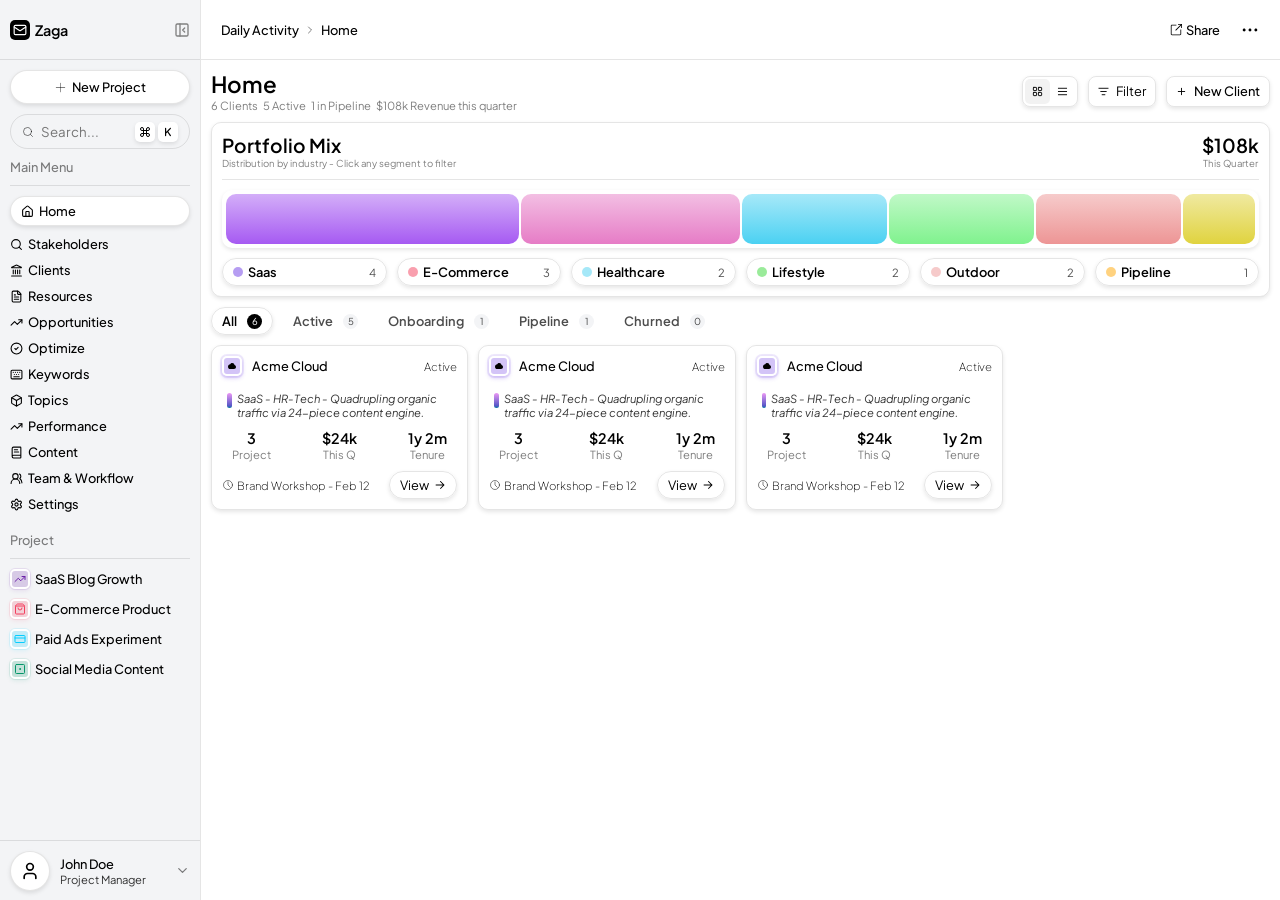
<file: index.html>
<!DOCTYPE html>

<html lang="en">

<head>
    <meta charset="UTF-8">
    <meta name="viewport" content="width=device-width, initial-scale=1.0">
    <link rel="icon" type="image/svg+xml" href="/favicon.svg">
    <link rel="stylesheet" href="style.css">
    <title>MyUI</title>
</head>

<body>
    <div class="Main-Container">
        <div class="Navigation-Container">
            <div class="Navigation-Title">
                <div class="Navigation-Title-Icon">
                    <svg xmlns="http://www.w3.org/2000/svg" width="20" height="20" viewBox="0 0 24 24" fill="none" stroke="currentColor" stroke-width="2" stroke-linecap="round" stroke-linejoin="round" class="lucide lucide-mail-icon lucide-mail"><path d="m22 7-8.991 5.727a2 2 0 0 1-2.009 0L2 7"/><rect x="2" y="4" width="20" height="16" rx="2"/></svg>
                    <h1>Zaga</h1>
                </div>
                <svg class="Navigation-Button" xmlns="http://www.w3.org/2000/svg" width="24" height="24" viewBox="0 0 24 24" fill="none" stroke="currentColor" stroke-width="2" stroke-linecap="round" stroke-linejoin="round" class="lucide lucide-panel-left-close-icon lucide-panel-left-close"><rect width="18" height="18" x="3" y="3" rx="2"/><path d="M9 3v18"/><path d="m16 15-3-3 3-3"/></svg>
            </div>

            <div class="Navigation-NewProjectButton">
                <a href="#">
                    <svg class="plus-icon" fill="#000000" viewBox="0 0 256 256" id="Flat" xmlns="http://www.w3.org/2000/svg"><g id="SVGRepo_bgCarrier" stroke-width="0"></g><g id="SVGRepo_tracerCarrier" stroke-linecap="round" stroke-linejoin="round"></g><g id="SVGRepo_iconCarrier"> <path d="M220,128a4.0002,4.0002,0,0,1-4,4H132v84a4,4,0,0,1-8,0V132H40a4,4,0,0,1,0-8h84V40a4,4,0,0,1,8,0v84h84A4.0002,4.0002,0,0,1,220,128Z"></path> </g></svg>
                    <p>New Project</p>
                </a>
            </div>

            <div class="Navigation-SearchInput">
                <svg xmlns="http://www.w3.org/2000/svg" width="24" height="24" viewBox="0 0 24 24" fill="none" stroke="currentColor" stroke-width="2" stroke-linecap="round" stroke-linejoin="round" class="lucide lucide-search-icon lucide-search"><path d="m21 21-4.34-4.34"/><circle cx="11" cy="11" r="8"/></svg>
                <input type="text" placeholder="Search..." />
                <svg xmlns="http://www.w3.org/2000/svg" width="24" height="24" viewBox="0 0 24 24" fill="none" stroke="currentColor" stroke-width="2" stroke-linecap="round" stroke-linejoin="round" class="lucide lucide-command-icon lucide-command"><path d="M15 6v12a3 3 0 1 0 3-3H6a3 3 0 1 0 3 3V6a3 3 0 1 0-3 3h12a3 3 0 1 0-3-3"/></svg>
                <svg xmlns="http://www.w3.org/2000/svg" class="letter-k-icon" viewBox="0 0 640 640"><!--!Font Awesome Free v7.2.0 by @fontawesome - https://fontawesome.com License - https://fontawesome.com/license/free Copyright 2026 Fonticons, Inc.--><path d="M471 150.3C483.3 137.6 483 117.4 470.3 105.1C457.6 92.8 437.4 93.1 425.1 105.8C303.4 231.2 236.4 300.3 224 313L224 128C224 110.3 209.7 96 192 96C174.3 96 160 110.3 160 128L160 512C160 529.7 174.3 544 192 544C209.7 544 224 529.7 224 512L224 405L288.7 338.3L421.7 530.3C431.8 544.8 451.7 548.4 466.2 538.4C480.7 528.4 484.3 508.4 474.3 493.9L334.1 291.4L471 150.3z"/></svg>
            </div>

            <div class="Navigation-Menu">
                <div class="Navigation-Menu-Main">
                    <h2>Main Menu</h2>
                    <hr />
                    <a href="./index.html" class="Navigation-Active"><svg xmlns="http://www.w3.org/2000/svg" width="24" height="24" viewBox="0 0 24 24" fill="none" stroke="currentColor" stroke-width="2" stroke-linecap="round" stroke-linejoin="round" class="lucide lucide-house-icon lucide-house"><path d="M15 21v-8a1 1 0 0 0-1-1h-4a1 1 0 0 0-1 1v8"/><path d="M3 10a2 2 0 0 1 .709-1.528l7-6a2 2 0 0 1 2.582 0l7 6A2 2 0 0 1 21 10v9a2 2 0 0 1-2 2H5a2 2 0 0 1-2-2z"/></svg>Home</a>
                    <a href="#"><svg xmlns="http://www.w3.org/2000/svg" width="24" height="24" viewBox="0 0 24 24" fill="none" stroke="currentColor" stroke-width="2" stroke-linecap="round" stroke-linejoin="round" class="lucide lucide-search-icon lucide-search"><path d="m21 21-4.34-4.34"/><circle cx="11" cy="11" r="8"/></svg>Stakeholders</a>
                    <a href="#"><svg xmlns="http://www.w3.org/2000/svg" width="24" height="24" viewBox="0 0 24 24" fill="none" stroke="currentColor" stroke-width="2" stroke-linecap="round" stroke-linejoin="round" class="lucide lucide-landmark-icon lucide-landmark"><path d="M10 18v-7"/><path d="M11.119 2.205a2 2 0 0 1 1.762 0l7.84 3.846A.5.5 0 0 1 20.5 7h-17a.5.5 0 0 1-.22-.949z"/><path d="M14 18v-7"/><path d="M18 18v-7"/><path d="M3 22h18"/><path d="M6 18v-7"/></svg>Clients</a>
                    <a href="#"><svg xmlns="http://www.w3.org/2000/svg" width="24" height="24" viewBox="0 0 24 24" fill="none" stroke="currentColor" stroke-width="2" stroke-linecap="round" stroke-linejoin="round" class="lucide lucide-file-text-icon lucide-file-text"><path d="M6 22a2 2 0 0 1-2-2V4a2 2 0 0 1 2-2h8a2.4 2.4 0 0 1 1.704.706l3.588 3.588A2.4 2.4 0 0 1 20 8v12a2 2 0 0 1-2 2z"/><path d="M14 2v5a1 1 0 0 0 1 1h5"/><path d="M10 9H8"/><path d="M16 13H8"/><path d="M16 17H8"/></svg>Resources</a>
                    <a href="#"><svg xmlns="http://www.w3.org/2000/svg" width="24" height="24" viewBox="0 0 24 24" fill="none" stroke="currentColor" stroke-width="2" stroke-linecap="round" stroke-linejoin="round" class="lucide lucide-trending-up-icon lucide-trending-up"><path d="M16 7h6v6"/><path d="m22 7-8.5 8.5-5-5L2 17"/></svg>Opportunities</a>
                    <a href="#"><svg xmlns="http://www.w3.org/2000/svg" width="24" height="24" viewBox="0 0 24 24" fill="none" stroke="currentColor" stroke-width="2" stroke-linecap="round" stroke-linejoin="round" class="lucide lucide-circle-check-icon lucide-circle-check"><circle cx="12" cy="12" r="10"/><path d="m9 12 2 2 4-4"/></svg>Optimize</a>
                    <a href="#"><svg xmlns="http://www.w3.org/2000/svg" width="24" height="24" viewBox="0 0 24 24" fill="none" stroke="currentColor" stroke-width="2" stroke-linecap="round" stroke-linejoin="round" class="lucide lucide-keyboard-icon lucide-keyboard"><path d="M10 8h.01"/><path d="M12 12h.01"/><path d="M14 8h.01"/><path d="M16 12h.01"/><path d="M18 8h.01"/><path d="M6 8h.01"/><path d="M7 16h10"/><path d="M8 12h.01"/><rect width="20" height="16" x="2" y="4" rx="2"/></svg>Keywords</a>
                    <a href="#"><svg xmlns="http://www.w3.org/2000/svg" width="24" height="24" viewBox="0 0 24 24" fill="none" stroke="currentColor" stroke-width="2" stroke-linecap="round" stroke-linejoin="round" class="lucide lucide-box-icon lucide-box"><path d="M21 8a2 2 0 0 0-1-1.73l-7-4a2 2 0 0 0-2 0l-7 4A2 2 0 0 0 3 8v8a2 2 0 0 0 1 1.73l7 4a2 2 0 0 0 2 0l7-4A2 2 0 0 0 21 16Z"/><path d="m3.3 7 8.7 5 8.7-5"/><path d="M12 22V12"/></svg>Topics</a>
                    <a href="#"><svg xmlns="http://www.w3.org/2000/svg" width="24" height="24" viewBox="0 0 24 24" fill="none" stroke="currentColor" stroke-width="2" stroke-linecap="round" stroke-linejoin="round" class="lucide lucide-trending-up-icon lucide-trending-up"><path d="M16 7h6v6"/><path d="m22 7-8.5 8.5-5-5L2 17"/></svg>Performance</a>
                    <a href="#"><svg xmlns="http://www.w3.org/2000/svg" width="24" height="24" viewBox="0 0 24 24" fill="none" stroke="currentColor" stroke-width="2" stroke-linecap="round" stroke-linejoin="round" class="lucide lucide-book-text-icon lucide-book-text"><path d="M4 19.5v-15A2.5 2.5 0 0 1 6.5 2H19a1 1 0 0 1 1 1v18a1 1 0 0 1-1 1H6.5a1 1 0 0 1 0-5H20"/><path d="M8 11h8"/><path d="M8 7h6"/></svg>Content</a>
                    <a href="#"><svg xmlns="http://www.w3.org/2000/svg" width="24" height="24" viewBox="0 0 24 24" fill="none" stroke="currentColor" stroke-width="2" stroke-linecap="round" stroke-linejoin="round" class="lucide lucide-users-round-icon lucide-users-round"><path d="M18 21a8 8 0 0 0-16 0"/><circle cx="10" cy="8" r="5"/><path d="M22 20c0-3.37-2-6.5-4-8a5 5 0 0 0-.45-8.3"/></svg>Team & Workflow</a>
                    <a href="#"><svg xmlns="http://www.w3.org/2000/svg" width="24" height="24" viewBox="0 0 24 24" fill="none" stroke="currentColor" stroke-width="2" stroke-linecap="round" stroke-linejoin="round" class="lucide lucide-settings-icon lucide-settings"><path d="M9.671 4.136a2.34 2.34 0 0 1 4.659 0 2.34 2.34 0 0 0 3.319 1.915 2.34 2.34 0 0 1 2.33 4.033 2.34 2.34 0 0 0 0 3.831 2.34 2.34 0 0 1-2.33 4.033 2.34 2.34 0 0 0-3.319 1.915 2.34 2.34 0 0 1-4.659 0 2.34 2.34 0 0 0-3.32-1.915 2.34 2.34 0 0 1-2.33-4.033 2.34 2.34 0 0 0 0-3.831A2.34 2.34 0 0 1 6.35 6.051a2.34 2.34 0 0 0 3.319-1.915"/><circle cx="12" cy="12" r="3"/></svg>Settings</a>
                </div>
    
                <div class="Navigation-Menu-Project">
                    <h2>Project</h2>
                    <hr />
                    <a href="#"><svg xmlns="http://www.w3.org/2000/svg" width="24" height="24" viewBox="0 0 24 24" fill="none" stroke="currentColor" stroke-width="2" stroke-linecap="round" stroke-linejoin="round" class="lucide lucide-trending-up-icon lucide-trending-up"><path d="M16 7h6v6"/><path d="m22 7-8.5 8.5-5-5L2 17"/></svg>SaaS Blog Growth</a>
                    <a href="#"><svg xmlns="http://www.w3.org/2000/svg" width="24" height="24" viewBox="0 0 24 24" fill="none" stroke="currentColor" stroke-width="2" stroke-linecap="round" stroke-linejoin="round" class="lucide lucide-shopping-bag-icon lucide-shopping-bag"><path d="M16 10a4 4 0 0 1-8 0"/><path d="M3.103 6.034h17.794"/><path d="M3.4 5.467a2 2 0 0 0-.4 1.2V20a2 2 0 0 0 2 2h14a2 2 0 0 0 2-2V6.667a2 2 0 0 0-.4-1.2l-2-2.667A2 2 0 0 0 17 2H7a2 2 0 0 0-1.6.8z"/></svg>E-Commerce Product</a>
                    <a href="#"><svg xmlns="http://www.w3.org/2000/svg" width="24" height="24" viewBox="0 0 24 24" fill="none" stroke="currentColor" stroke-width="2" stroke-linecap="round" stroke-linejoin="round" class="lucide lucide-credit-card-icon lucide-credit-card"><rect width="20" height="14" x="2" y="5" rx="2"/><line x1="2" x2="22" y1="10" y2="10"/></svg>Paid Ads Experiment</a>
                    <a href="#"><svg xmlns="http://www.w3.org/2000/svg" width="24" height="24" viewBox="0 0 24 24" fill="none" stroke="currentColor" stroke-width="2" stroke-linecap="round" stroke-linejoin="round" class="lucide lucide-square-dot-icon lucide-square-dot"><rect width="18" height="18" x="3" y="3" rx="2"/><circle cx="12" cy="12" r="1"/></svg>Social Media Content</a>
                </div>
            </div>

            <div class="Navigation-Account">
                <div class="Navigation-Account-Info">
                    <div class="Navigation-Account-Info-Photo">
                        <svg xmlns="http://www.w3.org/2000/svg" width="24" height="24" viewBox="0 0 24 24" fill="none" stroke="currentColor" stroke-width="2" stroke-linecap="round" stroke-linejoin="round" class="lucide lucide-user-icon lucide-user"><path d="M19 21v-2a4 4 0 0 0-4-4H9a4 4 0 0 0-4 4v2"/><circle cx="12" cy="7" r="4"/></svg>
                    </div>

                    <div class="Navigation-Account-Info-Text">
                        <h2>John Doe</h2>
                        <p>Project Manager</p>
                    </div>
                </div>

                <div class="Navigation-Account-Menu">
                    <svg xmlns="http://www.w3.org/2000/svg" width="24" height="24" viewBox="0 0 24 24" fill="none" stroke="currentColor" stroke-width="2" stroke-linecap="round" stroke-linejoin="round" class="lucide lucide-chevron-down-icon lucide-chevron-down"><path d="m6 9 6 6 6-6"/></svg>
                </div>
            </div>
        </div>

        <div class="Content-Container">
            <div class="Content-Title">
                <div class="Content-Title-Left">
                    <div class="Content-Title-Left-Button">
                        <svg class="Navigation-Button"xmlns="http://www.w3.org/2000/svg" width="24" height="24" viewBox="0 0 24 24" fill="none" stroke="currentColor" stroke-width="2" stroke-linecap="round" stroke-linejoin="round" class="lucide lucide-panel-left-open-icon lucide-panel-left-open"><rect width="18" height="18" x="3" y="3" rx="2"/><path d="M9 3v18"/><path d="m14 9 3 3-3 3"/></svg>
                    </div>

                    <div class="Content-Title-Left-Info">
                        <h2>Daily Activity</h2>
                        <div class="Content-Title-Left-Info-Chevron">
                            <svg xmlns="http://www.w3.org/2000/svg" width="24" height="24" viewBox="0 0 24 24" fill="none" stroke="currentColor" stroke-width="2" stroke-linecap="round" stroke-linejoin="round" class="lucide lucide-chevron-right-icon lucide-chevron-right"><path d="m9 18 6-6-6-6"/></svg>
                        </div>
                        <h2>Home</h2>
                    </div>
                </div>

                <div class="Content-Title-Right">
                    <a href="#">
                        <svg fill="#000000" class="share-icon" viewBox="0 0 50 50" xmlns="http://www.w3.org/2000/svg"><g id="SVGRepo_bgCarrier" stroke-width="0"></g><g id="SVGRepo_tracerCarrier" stroke-linecap="round" stroke-linejoin="round"></g><g id="SVGRepo_iconCarrier"><path d="M38.288 10.297l1.414 1.415-14.99 14.99-1.414-1.414z"></path><path d="M40 20h-2v-8h-8v-2h10z"></path><path d="M35 38H15c-1.7 0-3-1.3-3-3V15c0-1.7 1.3-3 3-3h11v2H15c-.6 0-1 .4-1 1v20c0 .6.4 1 1 1h20c.6 0 1-.4 1-1V24h2v11c0 1.7-1.3 3-3 3z"></path></g></svg>
                        <p>Share</p>
                    </a>
                    <svg class="ellipsis-icon" viewBox="0 0 24 24" fill="none" xmlns="http://www.w3.org/2000/svg"><g id="SVGRepo_bgCarrier" stroke-width="0"></g><g id="SVGRepo_tracerCarrier" stroke-linecap="round" stroke-linejoin="round"></g><g id="SVGRepo_iconCarrier"> <path d="M12 13.75C12.9665 13.75 13.75 12.9665 13.75 12C13.75 11.0335 12.9665 10.25 12 10.25C11.0335 10.25 10.25 11.0335 10.25 12C10.25 12.9665 11.0335 13.75 12 13.75Z" fill="#000000"></path> <path d="M19 13.75C19.9665 13.75 20.75 12.9665 20.75 12C20.75 11.0335 19.9665 10.25 19 10.25C18.0335 10.25 17.25 11.0335 17.25 12C17.25 12.9665 18.0335 13.75 19 13.75Z" fill="#000000"></path> <path d="M5 13.75C5.9665 13.75 6.75 12.9665 6.75 12C6.75 11.0335 5.9665 10.25 5 10.25C4.0335 10.25 3.25 11.0335 3.25 12C3.25 12.9665 4.0335 13.75 5 13.75Z" fill="#000000"></path> </g></svg>
                </div>
            </div>

            <div class="Content-Detail">
                <div class="Content-Detail-Head">
                    <div class="Content-Detail-Head-Left">
                        <h2>Home</h2>
                        <div class="Content-Detail-Head-Left-Info">
                            <p>6 Clients</p>
                            <p>5 Active</p>
                            <p>1 in Pipeline</p>
                            <p>$108k Revenue this quarter</p>
                        </div>
                    </div>

                    <div class="Content-Detail-Head-Right">
                        <div class="Content-Detail-Head-Right-Display">
                            <svg class="Content-Detail-Head-Right-Display-Active" xmlns="http://www.w3.org/2000/svg" width="24" height="24" viewBox="0 0 24 24" fill="none" stroke="currentColor" stroke-width="2" stroke-linecap="round" stroke-linejoin="round" class="lucide lucide-layout-grid-icon lucide-layout-grid"><rect width="7" height="7" x="3" y="3" rx="1"/><rect width="7" height="7" x="14" y="3" rx="1"/><rect width="7" height="7" x="14" y="14" rx="1"/><rect width="7" height="7" x="3" y="14" rx="1"/></svg>
                            <svg xmlns="http://www.w3.org/2000/svg" width="24" height="24" viewBox="0 0 24 24" fill="none" stroke="currentColor" stroke-width="2" stroke-linecap="round" stroke-linejoin="round" class="lucide lucide-text-align-justify-icon lucide-text-align-justify"><path d="M3 5h18"/><path d="M3 12h18"/><path d="M3 19h18"/></svg>
                        </div>

                        <div class="Content-Detail-Head-Right-Filter">
                            <svg xmlns="http://www.w3.org/2000/svg" width="24" height="24" viewBox="0 0 24 24" fill="none" stroke="currentColor" stroke-width="2" stroke-linecap="round" stroke-linejoin="round" class="lucide lucide-list-filter-icon lucide-list-filter"><path d="M2 5h20"/><path d="M6 12h12"/><path d="M9 19h6"/></svg>
                            <p>Filter</p>
                        </div>

                        <div class="Content-Detail-Head-Right-NewClient">
                            <svg xmlns="http://www.w3.org/2000/svg" width="24" height="24" viewBox="0 0 24 24" fill="none" stroke="currentColor" stroke-width="2" stroke-linecap="round" stroke-linejoin="round" class="lucide lucide-plus-icon lucide-plus"><path d="M5 12h14"/><path d="M12 5v14"/></svg>
                            <p>New Client</p>
                        </div>
                    </div>
                </div>

                <div class="Content-Detail-Portfolio">
                    <div class="Content-Detail-Portfolio-Head">
                        <div class="Content-Detail-Portfolio-Head-Left">
                            <h3>Portfolio Mix</h3>
                            <p>Distribution by industry - Click any segment to filter</p>
                        </div>

                        <div class="Content-Detail-Portfolio-Head-Right">
                            <h3>$108k</h3>
                            <p>This Quarter</p>
                        </div>
                    </div>

                    <hr>

                    <div class="Content-Detail-Portfolio-Bubble">
                        <div class="Content-Detail-Portfolio-Bubble-Item">
                            <div class="Bubble-Template Bubble-1"></div>
                            <div class="Bubble-Template Bubble-2"></div>
                            <div class="Bubble-Template Bubble-3"></div>
                            <div class="Bubble-Template Bubble-4"></div>
                            <div class="Bubble-Template Bubble-5"></div>
                            <div class="Bubble-Template Bubble-6"></div>
                        </div>
                    </div>

                    <div class="Content-Detail-Portfolio-Info">
                        <div class="Content-Detail-Portfolio-Info-Layout">
                            <div class="Content-Detail-Portfolio-Info-Layout-Left">
                                <div class="Circle-Template Saas-Circle"></div>
                                <p>Saas</p>
                            </div>

                            <div class="Content-Detail-Portfolio-Info-Layout-Right">
                                <p>4</p>
                            </div>
                        </div>

                        <div class="Content-Detail-Portfolio-Info-Layout">
                            <div class="Content-Detail-Portfolio-Info-Layout-Left">
                                <div class="Circle-Template Ecommerce-Circle"></div>
                                <p>E-Commerce</p>
                            </div>

                            <div class="Content-Detail-Portfolio-Info-Layout-Right">
                                <p>3</p>
                            </div>
                        </div>

                        <div class="Content-Detail-Portfolio-Info-Layout">
                            <div class="Content-Detail-Portfolio-Info-Layout-Left">
                                <div class="Circle-Template Healthcare-Circle"></div>
                                <p>Healthcare</p>
                            </div>

                            <div class="Content-Detail-Portfolio-Info-Layout-Right">
                                <p>2</p>
                            </div>
                        </div>

                        <div class="Content-Detail-Portfolio-Info-Layout">
                            <div class="Content-Detail-Portfolio-Info-Layout-Left">
                                <div class="Circle-Template Lifestyle-Circle"></div>
                                <p>Lifestyle</p>
                            </div>

                            <div class="Content-Detail-Portfolio-Info-Layout-Right">
                                <p>2</p>
                            </div>
                        </div>

                        <div class="Content-Detail-Portfolio-Info-Layout">
                            <div class="Content-Detail-Portfolio-Info-Layout-Left">
                                <div class="Circle-Template Outdoor-Circle"></div>
                                <p>Outdoor</p>
                            </div>

                            <div class="Content-Detail-Portfolio-Info-Layout-Right">
                                <p>2</p>
                            </div>
                        </div>

                        <div class="Content-Detail-Portfolio-Info-Layout">
                            <div class="Content-Detail-Portfolio-Info-Layout-Left">
                                <div class="Circle-Template Pipeline-Circle"></div>
                                <p>Pipeline</p>
                            </div>

                            <div class="Content-Detail-Portfolio-Info-Layout-Right">
                                <p>1</p>
                            </div>
                        </div>
                    </div>
                </div>

                <div class="Content-Detail-Category">
                    <div class="Content-Detail-Category-Layout Content-Detail-Category-Active">
                        <div class="Content-Detail-Category-Layout-Left">
                            <p>All</p>
                        </div>

                        <div class="Content-Detail-Category-Layout-Right">
                            <p>6</p>
                        </div>
                    </div>

                    <div class="Content-Detail-Category-Layout">
                        <div class="Content-Detail-Category-Layout-Left">
                            <p>Active</p>
                        </div>

                        <div class="Content-Detail-Category-Layout-Right">
                            <p>5</p>
                        </div>
                    </div>

                    <div class="Content-Detail-Category-Layout">
                        <div class="Content-Detail-Category-Layout-Left">
                            <p>Onboarding</p>
                        </div>

                        <div class="Content-Detail-Category-Layout-Right">
                            <p>1</p>
                        </div>
                    </div>

                    <div class="Content-Detail-Category-Layout">
                        <div class="Content-Detail-Category-Layout-Left">
                            <p>Pipeline</p>
                        </div>

                        <div class="Content-Detail-Category-Layout-Right">
                            <p>1</p>
                        </div>
                    </div>

                    <div class="Content-Detail-Category-Layout">
                        <div class="Content-Detail-Category-Layout-Left">
                            <p>Churned</p>
                        </div>

                        <div class="Content-Detail-Category-Layout-Right">
                            <p>0</p>
                        </div>
                    </div>
                </div>

                <div class="Content-Detail-Item">
                    <div class="Content-Detail-Item-Card">
                        <div class="Content-Detail-Item-Card-Header">
                            <div class="Content-Detail-Item-Card-Header-Title">
                                <svg class="Acme-Cloud" viewBox="0 -4 32 32" version="1.1" xmlns="http://www.w3.org/2000/svg" xmlns:xlink="http://www.w3.org/1999/xlink" xmlns:sketch="http://www.bohemiancoding.com/sketch/ns" fill="#000000" stroke="#000000" transform="matrix(-1, 0, 0, 1, 0, 0)"><g id="SVGRepo_bgCarrier" stroke-width="0"></g><g id="SVGRepo_tracerCarrier" stroke-linecap="round" stroke-linejoin="round"></g><g id="SVGRepo_iconCarrier"> <title>cloud</title> <desc>Created with Sketch Beta.</desc> <defs> </defs> <g id="Page-1" stroke="none" stroke-width="1" fill="none" fill-rule="evenodd" sketch:type="MSPage"> <g id="Icon-Set-Filled" sketch:type="MSLayerGroup" transform="translate(-519.000000, -781.000000)" fill="#000000"> <path d="M542.067,786.028 C540.599,783.053 537.543,781 534,781 C529.251,781 525.37,784.682 525.033,789.345 C521.542,790.34 519,793.39 519,797 C519,801.26 522.54,804.755 527,805 L542,805 C546.966,805 551,800.747 551,795.5 C551,790.444 547.049,786.323 542.067,786.028" id="cloud" sketch:type="MSShapeGroup"> </path> </g> </g> </g></svg>
                                <h3>Acme Cloud</h3>
                            </div>
                            <p class="Content-Detail-Item-Card-Header-Status">Active</p>
                        </div>

                        <div class="Content-Detail-Item-Card-Main">
                            <div class="Content-Detail-Item-Card-Main-Detail">
                                <span class="Custom-Border"></span>
                                <p>SaaS - HR-Tech - Quadrupling organic traffic via 24-piece content engine.</p>
                            </div>

                            <div class="Content-Detail-Item-Card-Main-Info">
                                <div class="Content-Detail-Item-Card-Main-Info-Project">
                                    <h3>3</h3>
                                    <p>Project</p>
                                </div>

                                <div class="Content-Detail-Item-Card-Main-Info-ThisQ">
                                    <h3>$24k</h3>
                                    <p>This Q</p>
                                </div>

                                <div class="Content-Detail-Item-Card-Main-Info-Tenure">
                                    <h3>1y 2m</h3>
                                    <p>Tenure</p>
                                </div>
                            </div>
                        </div>

                        <div class="Content-Detail-Item-Card-Footer">
                            <p><svg class="Clock-Icon" viewBox="0 0 24 24" fill="none" xmlns="http://www.w3.org/2000/svg"><g id="SVGRepo_bgCarrier" stroke-width="0"></g><g id="SVGRepo_tracerCarrier" stroke-linecap="round" stroke-linejoin="round"></g><g id="SVGRepo_iconCarrier"> <rect width="24" height="24" fill="white"></rect> <circle cx="12" cy="12" r="9" stroke="#000000" stroke-linecap="round" stroke-linejoin="round"></circle> <path d="M12 6V12L16.5 16.5" stroke="#000000" stroke-linecap="round" stroke-linejoin="round"></path> </g></svg>Brand Workshop - Feb 12</p>
                            <a href="#">View<svg class="Right-Arrow" viewBox="0 0 24 24" fill="none" xmlns="http://www.w3.org/2000/svg"><g id="SVGRepo_bgCarrier" stroke-width="0"></g><g id="SVGRepo_tracerCarrier" stroke-linecap="round" stroke-linejoin="round"></g><g id="SVGRepo_iconCarrier"> <path fill-rule="evenodd" clip-rule="evenodd" d="M12.2929 4.29289C12.6834 3.90237 13.3166 3.90237 13.7071 4.29289L20.7071 11.2929C21.0976 11.6834 21.0976 12.3166 20.7071 12.7071L13.7071 19.7071C13.3166 20.0976 12.6834 20.0976 12.2929 19.7071C11.9024 19.3166 11.9024 18.6834 12.2929 18.2929L17.5858 13H4C3.44772 13 3 12.5523 3 12C3 11.4477 3.44772 11 4 11H17.5858L12.2929 5.70711C11.9024 5.31658 11.9024 4.68342 12.2929 4.29289Z" fill="#000000"></path> </g></svg></a>
                        </div>
                    </div>

                    <div class="Content-Detail-Item-Card">
                        <div class="Content-Detail-Item-Card-Header">
                            <div class="Content-Detail-Item-Card-Header-Title">
                                <svg class="Acme-Cloud" viewBox="0 -4 32 32" version="1.1" xmlns="http://www.w3.org/2000/svg" xmlns:xlink="http://www.w3.org/1999/xlink" xmlns:sketch="http://www.bohemiancoding.com/sketch/ns" fill="#000000" stroke="#000000" transform="matrix(-1, 0, 0, 1, 0, 0)"><g id="SVGRepo_bgCarrier" stroke-width="0"></g><g id="SVGRepo_tracerCarrier" stroke-linecap="round" stroke-linejoin="round"></g><g id="SVGRepo_iconCarrier"> <title>cloud</title> <desc>Created with Sketch Beta.</desc> <defs> </defs> <g id="Page-1" stroke="none" stroke-width="1" fill="none" fill-rule="evenodd" sketch:type="MSPage"> <g id="Icon-Set-Filled" sketch:type="MSLayerGroup" transform="translate(-519.000000, -781.000000)" fill="#000000"> <path d="M542.067,786.028 C540.599,783.053 537.543,781 534,781 C529.251,781 525.37,784.682 525.033,789.345 C521.542,790.34 519,793.39 519,797 C519,801.26 522.54,804.755 527,805 L542,805 C546.966,805 551,800.747 551,795.5 C551,790.444 547.049,786.323 542.067,786.028" id="cloud" sketch:type="MSShapeGroup"> </path> </g> </g> </g></svg>
                                <h3>Acme Cloud</h3>
                            </div>
                            <p class="Content-Detail-Item-Card-Header-Status">Active</p>
                        </div>

                        <div class="Content-Detail-Item-Card-Main">
                            <div class="Content-Detail-Item-Card-Main-Detail">
                                <span class="Custom-Border"></span>
                                <p>SaaS - HR-Tech - Quadrupling organic traffic via 24-piece content engine.</p>
                            </div>

                            <div class="Content-Detail-Item-Card-Main-Info">
                                <div class="Content-Detail-Item-Card-Main-Info-Project">
                                    <h3>3</h3>
                                    <p>Project</p>
                                </div>

                                <div class="Content-Detail-Item-Card-Main-Info-ThisQ">
                                    <h3>$24k</h3>
                                    <p>This Q</p>
                                </div>

                                <div class="Content-Detail-Item-Card-Main-Info-Tenure">
                                    <h3>1y 2m</h3>
                                    <p>Tenure</p>
                                </div>
                            </div>
                        </div>

                        <div class="Content-Detail-Item-Card-Footer">
                            <p><svg class="Clock-Icon" viewBox="0 0 24 24" fill="none" xmlns="http://www.w3.org/2000/svg"><g id="SVGRepo_bgCarrier" stroke-width="0"></g><g id="SVGRepo_tracerCarrier" stroke-linecap="round" stroke-linejoin="round"></g><g id="SVGRepo_iconCarrier"> <rect width="24" height="24" fill="white"></rect> <circle cx="12" cy="12" r="9" stroke="#000000" stroke-linecap="round" stroke-linejoin="round"></circle> <path d="M12 6V12L16.5 16.5" stroke="#000000" stroke-linecap="round" stroke-linejoin="round"></path> </g></svg>Brand Workshop - Feb 12</p>
                            <a href="#">View<svg class="Right-Arrow" viewBox="0 0 24 24" fill="none" xmlns="http://www.w3.org/2000/svg"><g id="SVGRepo_bgCarrier" stroke-width="0"></g><g id="SVGRepo_tracerCarrier" stroke-linecap="round" stroke-linejoin="round"></g><g id="SVGRepo_iconCarrier"> <path fill-rule="evenodd" clip-rule="evenodd" d="M12.2929 4.29289C12.6834 3.90237 13.3166 3.90237 13.7071 4.29289L20.7071 11.2929C21.0976 11.6834 21.0976 12.3166 20.7071 12.7071L13.7071 19.7071C13.3166 20.0976 12.6834 20.0976 12.2929 19.7071C11.9024 19.3166 11.9024 18.6834 12.2929 18.2929L17.5858 13H4C3.44772 13 3 12.5523 3 12C3 11.4477 3.44772 11 4 11H17.5858L12.2929 5.70711C11.9024 5.31658 11.9024 4.68342 12.2929 4.29289Z" fill="#000000"></path> </g></svg></a>
                        </div>
                    </div>

                    <div class="Content-Detail-Item-Card">
                        <div class="Content-Detail-Item-Card-Header">
                            <div class="Content-Detail-Item-Card-Header-Title">
                                <svg class="Acme-Cloud" viewBox="0 -4 32 32" version="1.1" xmlns="http://www.w3.org/2000/svg" xmlns:xlink="http://www.w3.org/1999/xlink" xmlns:sketch="http://www.bohemiancoding.com/sketch/ns" fill="#000000" stroke="#000000" transform="matrix(-1, 0, 0, 1, 0, 0)"><g id="SVGRepo_bgCarrier" stroke-width="0"></g><g id="SVGRepo_tracerCarrier" stroke-linecap="round" stroke-linejoin="round"></g><g id="SVGRepo_iconCarrier"> <title>cloud</title> <desc>Created with Sketch Beta.</desc> <defs> </defs> <g id="Page-1" stroke="none" stroke-width="1" fill="none" fill-rule="evenodd" sketch:type="MSPage"> <g id="Icon-Set-Filled" sketch:type="MSLayerGroup" transform="translate(-519.000000, -781.000000)" fill="#000000"> <path d="M542.067,786.028 C540.599,783.053 537.543,781 534,781 C529.251,781 525.37,784.682 525.033,789.345 C521.542,790.34 519,793.39 519,797 C519,801.26 522.54,804.755 527,805 L542,805 C546.966,805 551,800.747 551,795.5 C551,790.444 547.049,786.323 542.067,786.028" id="cloud" sketch:type="MSShapeGroup"> </path> </g> </g> </g></svg>
                                <h3>Acme Cloud</h3>
                            </div>
                            <p class="Content-Detail-Item-Card-Header-Status">Active</p>
                        </div>

                        <div class="Content-Detail-Item-Card-Main">
                            <div class="Content-Detail-Item-Card-Main-Detail">
                                <span class="Custom-Border"></span>
                                <p>SaaS - HR-Tech - Quadrupling organic traffic via 24-piece content engine.</p>
                            </div>

                            <div class="Content-Detail-Item-Card-Main-Info">
                                <div class="Content-Detail-Item-Card-Main-Info-Project">
                                    <h3>3</h3>
                                    <p>Project</p>
                                </div>

                                <div class="Content-Detail-Item-Card-Main-Info-ThisQ">
                                    <h3>$24k</h3>
                                    <p>This Q</p>
                                </div>

                                <div class="Content-Detail-Item-Card-Main-Info-Tenure">
                                    <h3>1y 2m</h3>
                                    <p>Tenure</p>
                                </div>
                            </div>
                        </div>

                        <div class="Content-Detail-Item-Card-Footer">
                            <p><svg class="Clock-Icon" viewBox="0 0 24 24" fill="none" xmlns="http://www.w3.org/2000/svg"><g id="SVGRepo_bgCarrier" stroke-width="0"></g><g id="SVGRepo_tracerCarrier" stroke-linecap="round" stroke-linejoin="round"></g><g id="SVGRepo_iconCarrier"> <rect width="24" height="24" fill="white"></rect> <circle cx="12" cy="12" r="9" stroke="#000000" stroke-linecap="round" stroke-linejoin="round"></circle> <path d="M12 6V12L16.5 16.5" stroke="#000000" stroke-linecap="round" stroke-linejoin="round"></path> </g></svg>Brand Workshop - Feb 12</p>
                            <a href="#">View<svg class="Right-Arrow" viewBox="0 0 24 24" fill="none" xmlns="http://www.w3.org/2000/svg"><g id="SVGRepo_bgCarrier" stroke-width="0"></g><g id="SVGRepo_tracerCarrier" stroke-linecap="round" stroke-linejoin="round"></g><g id="SVGRepo_iconCarrier"> <path fill-rule="evenodd" clip-rule="evenodd" d="M12.2929 4.29289C12.6834 3.90237 13.3166 3.90237 13.7071 4.29289L20.7071 11.2929C21.0976 11.6834 21.0976 12.3166 20.7071 12.7071L13.7071 19.7071C13.3166 20.0976 12.6834 20.0976 12.2929 19.7071C11.9024 19.3166 11.9024 18.6834 12.2929 18.2929L17.5858 13H4C3.44772 13 3 12.5523 3 12C3 11.4477 3.44772 11 4 11H17.5858L12.2929 5.70711C11.9024 5.31658 11.9024 4.68342 12.2929 4.29289Z" fill="#000000"></path> </g></svg></a>
                        </div>
                    </div>
                </div>
            </div>
        </div>
    </div>

    <script src="script.js"></script>
</body>

</html>
</file>
<file: style.css>
@import url('https://fonts.googleapis.com/css2?family=Inter:ital,opsz,wght@0,14..32,100..900;1,14..32,100..900&family=Plus+Jakarta+Sans:ital,wght@0,200..800;1,200..800&display=swap');

* {
    box-sizing: border-box;
    margin: 0;
    padding: 0;
}

:root {
    --nav-background: #F3F4F6;
}

body {
    font-family: 'Plus Jakarta Sans', sans-serif;
}

/* Scrollbar */
::-webkit-scrollbar {
  width: 2px;
  height: 2px;
}

::-webkit-scrollbar-track {
  background: transparent; 
}

::-webkit-scrollbar-thumb {
  background: black; 
}

::-webkit-scrollbar-thumb:hover {
  background: rgba(0, 0, 0, 0.5); 
}
/* ######### */

.Main-Container {
    display: flex;
    max-height: 100vh;
}

/* Navigation */
.Navigation-Container {
    display: flex;
    flex-direction: column;
    position: relative;
    width: 100%;
    max-width: 200px;
    height: 100vh;
    background-color: var(--nav-background);
    gap: 10px;
    white-space: nowrap;
    transition: max-width 0.3s ease;
}

.Navigation-Container.Hide {
    max-width: 0;
    overflow: hidden;
}

.Navigation-Title {
    display: flex;
    justify-content: space-between;
    align-items: center;
    min-height: 60px;
    max-height: 60px;
    padding: 0 10px;
    border-bottom: 1px solid rgba(0, 0, 0, 0.1);
}

.Navigation-Title-Icon {
    display: flex;
    align-items: center;
    gap: 5px;
}

.Navigation-Title-Icon .lucide-mail-icon {
    color: white;
    background-color: black;
    border-radius: 5px;
    padding: 3px;
}

.Navigation-Title-Icon h1 {
    font-size: 0.9rem;
    font-weight: 600;
}

.Navigation-Button {
    color: gray;
    width: 16px;
    height: 16px;
}

.Navigation-Button:hover {
    cursor: pointer;   
    color: black;
}

.Navigation-NewProjectButton {
    display: flex;
    justify-content: center;
    align-items: center;
    width: 100%;
    padding: 0 10px;
}

.Navigation-NewProjectButton a {
    display: flex;
    justify-content: center;
    align-items: center;
    text-decoration: none;
    width: 100%;
    padding: 8px 0;
    color: black;
    background-color: white;
    border: 1px solid rgba(0, 0, 0, 0.1);
    border-radius: 100px;
    box-shadow: 0 2px 4px rgba(0, 0, 0, 0.1);
    gap: 5px;
}

.Navigation-NewProjectButton a svg {
    width: 13px;
    height: 13px;
}

.Navigation-NewProjectButton a p {
    font-size: 0.8rem; 
    font-weight: 500;
}

.Navigation-SearchInput {
    display: flex;
    justify-content: center;
    align-items: center;
    position: relative;
    width: 100%;
    padding: 0 10px;
}

.Navigation-SearchInput input {
    width: 100%;
    padding: 8px 60px 8px 30px;
    background-color: transparent;
    outline: none;
    border: 1px solid rgba(0, 0, 0, 0.1);
    border-radius: 100px;
    font-family: "Plus Jakarta Sans", sans-serif;
}

.Navigation-SearchInput .lucide-search-icon {
    position: absolute;
    top: 50%;
    transform: translateY(-50%);
    left: 22px;
    color: rgba(0, 0, 0, 0.5);
    width: 12px;
    height: 12px;
}

.Navigation-SearchInput .lucide-command-icon {
    position: absolute;
    top: 50%;
    transform: translateY(-50%);
    right: 45px;
    color: black;
    background-color: white;
    border-radius: 5px;
    padding: 4px;
    width: 20px;
    height: 20px;
    box-shadow: 0px 2px 4px rgba(0, 0, 0, 0.1);
}

.Navigation-SearchInput .letter-k-icon {
    position: absolute;
    top: 50%;
    transform: translateY(-50%);
    right: 22px;
    color: black;
    background-color: white;
    border-radius: 5px;
    padding: 4px;
    width: 20px;
    height: 20px;
    box-shadow: 0px 2px 4px rgba(0, 0, 0, 0.1);
}

.Navigation-Menu {
    overflow-x: hidden;
    overflow-y: auto;
    display: flex;
    flex-direction: column;
    padding: 0 10px 70px 10px;
    gap: 20px;
}

.Navigation-Menu-Main {
    display: flex;
    flex-direction: column;
    gap: 10px;
}

.Navigation-Menu-Main h2 {
    font-size: 0.8rem;
    color: rgba(0, 0, 0, 0.5);
    font-weight: 500;
}

.Navigation-Menu-Main hr {
    border: none;
    border-top: 1px solid rgba(0, 0, 0, 0.1);
}

.Navigation-Menu-Main a {
    display: flex;
    align-items: center;
    gap: 5px;
    text-decoration: none;
    color: black;
    font-size: 0.8rem;
    font-weight: 500;
}

.Navigation-Menu-Main a svg {
    color: black;
    width: 13px;
    height: 13px;
}

.Navigation-Menu-Project {
    display: flex;
    flex-direction: column;
    gap: 10px;
}

.Navigation-Menu-Project h2 {
    font-size: 0.8rem;
    color: rgba(0, 0, 0, 0.5);
    font-weight: 500;
}

.Navigation-Menu-Project hr {
    border: none;
    border-top: 1px solid rgba(0, 0, 0, 0.1);
}

.Navigation-Menu-Project a {
    display: flex;
    align-items: center;
    gap: 5px;
    text-decoration: none;
    color: black;
    font-size: 0.8rem;
    font-weight: 500;
}

.Navigation-Menu-Project a svg {
    color: black;
    width: 20px;
    height: 20px;
    padding: 2px;
}

.Navigation-Menu-Project a .lucide-trending-up {
    color: rgba(107, 33, 168, 1);
    background-color: rgba(107, 33, 168, 0.2);
    border: 2px solid white;
    outline: 1px solid rgb(107, 33, 168, 0.1);
    border-radius: 5px;
    box-shadow: 0px 2px 4px rgba(107, 33, 168, 0.1);
}

.Navigation-Menu-Project a .lucide-shopping-bag {
    color: rgba(244, 63, 94, 1);
    background-color: rgba(244, 63, 94, 0.2);
    border: 2px solid white;
    outline: 1px solid rgb(244, 63, 94, 0.1);
    border-radius: 5px;
    box-shadow: 0px 2px 4px rgba(244, 63, 94, 0.1);
}

.Navigation-Menu-Project a .lucide-credit-card {
    color: rgb(6, 205, 255);
    background-color: rgba(6, 205, 255, 0.2);
    border: 2px solid white;
    outline: 1px solid rgb(6, 205, 255, 0.1);
    border-radius: 5px;
    box-shadow: 0px 2px 4px rgba(6, 205, 255, 0.1);
}

.Navigation-Menu-Project a .lucide-square-dot {
    color: rgba(5, 150, 105, 1);
    background-color: rgba(5, 150, 105, 0.2);
    border: 2px solid white;
    outline: 1px solid rgb(5, 150, 105, 0.1);
    border-radius: 5px;
    box-shadow: 0px 2px 4px rgba(5, 150, 105, 0.1);
}

.Navigation-Active {
    height: 30px;
    padding-left: 10px;
    background-color: white;
    border: 1px solid rgba(0, 0, 0, 0.1);
    border-radius: 16px;
    box-shadow: 0px 2px 4px rgba(0, 0, 0, 0.1);
}

.Navigation-Account {
    display: flex;
    position: absolute;
    justify-content: space-between;
    align-items: center;
    bottom: 0;
    background-color: var(--nav-background);
    border-top: 1px solid rgba(0, 0, 0, 0.1);
    width: 100%;
    min-height: 60px;
    max-height: 60px;
    padding: 0 10px;
}

.Navigation-Account-Info {
    display: flex;
    align-items: center;
    gap: 10px;
}

.Navigation-Account-Info-Photo {
    display: flex;
    justify-content: center;
    align-items: center;
    width: 40px;
    height: 40px;
    border: 1px solid rgba(0, 0, 0, 0.1);
    border-radius: 100%;
    box-shadow: 0px 2px 4px rgba(0, 0, 0, 0.1);
    background-color: white;
}

.Navigation-Account-Info-Photo svg {
    width: 20px;
    height: 20px;
}

.Navigation-Account-Info-Text {
    display: flex;
    flex-direction: column;
}

.Navigation-Account-Info-Text h2 {
    font-size: 0.8rem;
    font-weight: 500;
}

.Navigation-Account-Info-Text p {
    font-size: 0.7rem;
    color: rgba(0, 0, 0, 0.8);
}

.Navigation-Account-Menu {
    display: flex;
    align-items: center;
}

.Navigation-Account-Menu svg {
    color: rgba(0, 0, 0, 0.5);
    width: 15px;
    height: 15px;
}
/* ########## */

/* Home Content */
.Content-Container {
    display: flex;
    flex-direction: column;
    flex: 1;
    width: 100%;
    height: 100vh;
    gap: 10px;
    background-color: white;
    border-left: 1px solid rgba(0, 0, 0, 0.1);
    overflow: hidden;
}

.Content-Title {
    display: flex;
    align-items: center;
    justify-content: space-between;
    min-height: 60px;
    max-height: 60px;
    padding: 0 10px;
    border-bottom: 1px solid rgba(0, 0, 0, 0.1);
}

.Content-Title-Left {
    display: flex;
    align-items: center;
    gap: 10px;
    min-width: 0;
}

.Content-Title-Left-Button {
    display: flex;
    align-items: center;
}

.Content-Title-Left-Info {
    display: flex;
    align-items: center;
    gap: 5px;
    overflow-x: auto;
    overflow-y: hidden;
}

.Content-Title-Left-Info h2 {
    font-size: 0.8rem;
    font-weight: 500;
    white-space: nowrap;
}

.Content-Title-Left-Info .lucide-chevron-right {
    color: rgba(0, 0, 0, 0.5);
    width: 12px;
    height: 12px;
}

.Content-Title-Right {
    display: flex;
    align-items: center;
    gap: 20px;
}

.Content-Title-Right a {
    display: flex;
    align-items: center;
    text-decoration: none;
    color: black;
    font-size: 0.8rem;
    font-weight: 500;
}

.Content-Title-Right a .share-icon {
    width: 20px;
    height: 20px;
}

.Content-Title-Right .ellipsis-icon {
    width: 30px;
    height: 30px;
    color: black;
    cursor: pointer;
    padding-right: 10px;
}

.Content-Detail {
    display: flex;
    flex-direction: column;
    padding: 0 10px 10px 10px;
    gap: 10px;
    overflow-x: hidden;
    overflow-y: auto;
}

.Content-Detail-Head {
    display: flex;
    justify-content: space-between;
    align-items: center;
    flex-wrap: wrap;
    gap: 10px;
}

.Content-Detail-Head-Left {
    display: flex;
    flex-direction: column;
}

.Content-Detail-Head-Left h2 {
    font-size: 1.4rem;
    font-weight: 600;
}

.Content-Detail-Head-Left-Info {
    display: flex;
    flex-wrap: wrap;
    gap: 5px;
}

.Content-Detail-Head-Left-Info p {
    font-size: 0.7rem;
    color: rgba(0, 0, 0, 0.5);
    white-space: nowrap;
}

.Content-Detail-Head-Right {
    display: flex;
    align-items: center;
    gap: 10px;
}

.Content-Detail-Head-Right-Display {
    display: flex;
    align-items: center;
    border: 1px solid rgba(0, 0, 0, 0.1);
    border-radius: 8px;
    box-shadow: 0 2px 4px rgba(0, 0, 0, 0.1);
    padding: 2px;
}

.Content-Detail-Head-Right-Display svg {
    width: 25px;
    height: 25px;
    padding: 7px;
    border-radius: 5px;
    cursor: pointer;
}

.Content-Detail-Head-Right-Display-Active {
    background-color: rgba(0, 0, 0, 0.05);
}

.Content-Detail-Head-Right-Filter {
    display: flex;
    align-items: center;
    border: 1px solid rgba(0, 0, 0, 0.1);
    border-radius: 8px;
    box-shadow: 0 2px 4px rgba(0, 0, 0, 0.1);
    padding: 2px;
    gap: 0px;
    font-size: 0.8rem;
    cursor: pointer;
}

.Content-Detail-Head-Right-Filter svg {
    width: 25px;
    height: 25px;
    padding: 7px;
    border-radius: 5px;
}

.Content-Detail-Head-Right-Filter p {
    padding-right: 7px;
}

.Content-Detail-Head-Right-NewClient {
    display: flex;
    align-items: center;
    border: 1px solid rgba(0, 0, 0, 0.1);
    border-radius: 8px;
    box-shadow: 0 2px 4px rgba(0, 0, 0, 0.1);
    padding: 2px;
    gap: 0px;
    font-size: 0.8rem;
    font-weight: 500;
    cursor: pointer;
}

.Content-Detail-Head-Right-NewClient svg {
    width: 25px;
    height: 25px;
    padding: 7px;
    border-radius: 5px;
}

.Content-Detail-Head-Right-NewClient p {
    padding-right: 7px;
    white-space: nowrap;
}

.Content-Detail-Portfolio {
    display: flex;
    flex-direction: column;
    gap: 10px;
    padding: 0 10px 10px 10px;
    border: 1px solid rgba(0, 0, 0, 0.1);
    border-radius: 10px;
    box-shadow: 0 2px 4px rgba(0, 0, 0, 0.1);
}

.Content-Detail-Portfolio hr {
    border: none;
    border-top: 1px solid rgba(0, 0, 0, 0.1);
}

.Content-Detail-Portfolio-Head {
    display: flex;
    justify-content: space-between;
    align-items: center;
    padding: 10px 0 0 0;
}

.Content-Detail-Portfolio-Head div h3 {
    font-size: 1.2rem;
    font-weight: 600;
}

.Content-Detail-Portfolio-Head div p {
    font-size: 0.6rem;
    color: rgba(0, 0, 0, 0.5);
}

.Content-Detail-Portfolio-Head-Left {
    display: flex;
    flex-direction: column;
}

.Content-Detail-Portfolio-Head-Right {
    display: flex;
    flex-direction: column;
    align-items: center;
}

.Content-Detail-Portfolio-Head-Right p {
    white-space: nowrap;
}

.Content-Detail-Portfolio-Bubble {
    
}

.Content-Detail-Portfolio-Bubble-Item {
    display: grid;
    grid-template-columns: repeat(auto-fit, minmax(50px, 1fr));
    gap: 2px;
    padding: 4px;
    border-radius: 10px;
    box-shadow: 0 2px 4px rgba(0, 0, 0, 0.1);
}

.Bubble-Template {
    padding: 25px;
    border-radius: 10px;
}

.Bubble-1 {
    grid-column: span 4;
    background: #a65af2;
    background: linear-gradient(0deg, rgba(166, 90, 242, 1) 0%, rgba(166, 90, 242, 0.49) 100%);
}

.Bubble-2 {
    grid-column: span 3;
    background: #e67cc6;
    background: linear-gradient(0deg, rgba(230, 124, 198, 1) 0%, rgba(230, 124, 198, 0.49) 100%);
}

.Bubble-3 {
    grid-column: span 2;
    background: #4bd1f2;
    background: linear-gradient(0deg, rgba(75, 209, 242, 1) 0%, rgba(75, 209, 242, 0.49) 100%);
}

.Bubble-4 {
    grid-column: span 2;
    background: #80F28E;
    background: linear-gradient(0deg, rgba(128, 242, 142, 1) 0%, rgba(128, 242, 142, 0.49) 100%);
}

.Bubble-5 {
    grid-column: span 2;
    background: #ed9595;
    background: linear-gradient(0deg, rgba(237, 149, 149, 1) 0%, rgba(237, 149, 149, 0.49) 100%);
}

.Bubble-6 {
    grid-column: span 1;
    background: #e0d33f;
    background: linear-gradient(0deg, rgba(224, 211, 63, 1) 0%, rgba(224, 211, 63, 0.49) 100%);
}

.Content-Detail-Portfolio-Info {
    display: grid;
    grid-template-columns: repeat(auto-fit, minmax(150px, 1fr));
    gap: 10px;
}

.Content-Detail-Portfolio-Info-Layout {
    display: flex;
    justify-content: space-between;
    align-items: center;
    padding: 5px 10px;
    border: 1px solid rgba(0, 0, 0, 0.1);
    border-radius: 20px;
    box-shadow: 0 2px 4px rgba(0, 0, 0, 0.1);
}

.Content-Detail-Portfolio-Info-Layout-Left {
    display: flex;
    align-items: center;
    gap: 5px;
}

.Content-Detail-Portfolio-Info-Layout-Right {
    display: flex;
    align-items: center;
}

.Circle-Template {
    width: 10px;
    height: 10px;
    border-radius: 100%;
}

.Saas-Circle {
    background-color: rgba(110, 59, 229, 0.5);
}

.Ecommerce-Circle {
    background-color: rgba(244, 63, 94, 0.5);
}

.Healthcare-Circle {
    background-color: rgba(75, 209, 242, 0.5);
}

.Lifestyle-Circle {
    background-color: rgba(53, 215, 53, 0.5);
}

.Outdoor-Circle {
    background-color: rgba(237, 149, 149, 0.5);
}

.Pipeline-Circle {
    background-color: rgba(255, 165, 0, 0.5);
}

.Content-Detail-Portfolio-Info-Layout-Left p {
    font-size: 0.8rem;
    font-weight: 600;
}

.Content-Detail-Portfolio-Info-Layout-Right p {
    font-size: 0.7rem;
    color: rgba(0, 0, 0, 0.7);
}

.Content-Detail-Category {
    display: flex;
    align-items: center;
    gap: 10px;
    flex-wrap: wrap;
}

.Content-Detail-Category-Layout {
    display: flex;
    align-items: center;
    gap: 10px;
    padding: 5px 10px;
    cursor: pointer;
}

.Content-Detail-Category-Layout-Left {
    display: flex;
    align-items: center;
}

.Content-Detail-Category-Layout-Left p {
    display: flex;
    align-items: center;
    font-size: 0.8rem;
    font-weight: 600;
    color: rgba(0, 0, 0, 0.7);
}

.Content-Detail-Category-Layout-Right {
    display: flex;
    align-items: center;
}

.Content-Detail-Category-Layout-Right p {
    display: flex;
    justify-content: center;
    align-items: center;
    width: 15px;
    height: 15px;
    font-size: 0.6rem;
    background-color: var(--nav-background);
    border-radius: 100%;
    color: rgba(0, 0, 0, 0.7);
}

.Content-Detail-Category-Active {
    border: 1px solid rgba(0, 0, 0, 0.1);
    border-radius: 20px;
    box-shadow: 0 2px 4px rgba(0, 0, 0, 0.1);

    .Content-Detail-Category-Layout-Left p {
        color: black;
    }

    .Content-Detail-Category-Layout-Right p {
        background-color: black;
        color: white;
    }
}

.Content-Detail-Item {
    display: grid;
    grid-template-columns: repeat(auto-fill, minmax(250px, 1fr));
    gap: 10px;
}

.Content-Detail-Item-Card {
    display: flex;
    flex-direction: column;
    border: 1px solid rgba(0, 0, 0, 0.1);
    border-radius: 10px;
    box-shadow: 0px 2px 4px rgba(0, 0, 0, 0.1);
}

.Content-Detail-Item-Card-Header {
    display: flex;
    justify-content: space-between;
    align-items: center;
    padding: 10px;
}

.Content-Detail-Item-Card-Header-Title {
    display: flex;
    align-items: center;
    gap: 10px;
}

.Content-Detail-Item-Card-Header-Title .Acme-Cloud {
    width: 20px;
    height: 20px;
    padding: 4px;
    color: rgba(110, 59, 229, 1);
    background-color: rgba(110, 59, 229, 0.3);
    border: 2px solid white;
    border-radius: 5px;
    outline: 2px solid rgba(110, 59, 229, 0.1);
    box-shadow: 0px 2px 4px rgba(110, 59, 229, 0.3);
}

.Content-Detail-Item-Card-Header-Title h3 {
    font-size: 0.8rem;
    font-weight: 500;
}

.Content-Detail-Item-Card-Header .Content-Detail-Item-Card-Header-Status {
    font-size: 0.7rem;
    font-weight: 100;
}

.Content-Detail-Item-Card-Main {
    display: flex;
    flex-direction: column;
}

.Content-Detail-Item-Card-Main-Detail {
    display: flex;
    padding: 5px 10px 0 15px;
}

.Content-Detail-Item-Card-Main-Detail .Custom-Border {
    width: 8px;
    height: 15px;
    background: #0075a3;
    background: linear-gradient(0deg,rgba(0, 117, 163, 1) 0%, rgba(87, 87, 199, 1) 15%, rgba(222, 83, 237, 0.6) 100%);
    border-radius: 16px;
    margin-top: 2px;
}

.Content-Detail-Item-Card-Main-Detail p {
    font-size: 0.7rem;
    color: rgba(0, 0, 0, 0.8);
    margin-left: 5px;
    font-style: italic;
}

.Content-Detail-Item-Card-Main-Info {
    display: flex;
    justify-content: space-between;
    align-items: center;
    padding: 10px;
}

.Content-Detail-Item-Card-Main-Info div {
    display: flex;
    flex-direction: column;
    align-items: center;
    padding: 0 10px;
}

.Content-Detail-Item-Card-Main-Info div h3 {
    font-size: 0.9rem;
    font-weight: 600;
}

.Content-Detail-Item-Card-Main-Info div p {
    font-size: 0.7rem;
    color: rgba(0, 0, 0, 0.5);
}

.Content-Detail-Item-Card-Footer {
    display: flex;
    justify-content: space-between;
    align-items: center;
    padding: 0 10px 10px 10px;
}

.Content-Detail-Item-Card-Footer p {
    display: flex;
    align-items: center;
    gap: 3px;
    font-size: 0.7rem;
    font-weight: 100;
    color: rgba(0, 0, 0, 1);
}

.Content-Detail-Item-Card-Footer p .Clock-Icon {
    width: 12px;
    height: 12px;
}

.Content-Detail-Item-Card-Footer a {
    display: flex;
    align-items: center;
    gap: 5px;
    text-decoration: none;
    font-size: 0.8rem;
    font-weight: 400;
    color: black;
    padding: 5px 10px;
    border: 1px solid rgba(0, 0, 0, 0.1);
    border-radius: 16px;
    box-shadow: 0 2px 4px rgba(0, 0, 0, 0.1);
}

.Content-Detail-Item-Card-Footer a .Right-Arrow {
    width: 12px;
    height: 12px;
}
/* ############ */

/* CSS Logic */
.Navigation-Container:not(.Hide) + .Content-Container .Navigation-Button {
    display: none;
}
/* ######### */


/* Media Query */
@media screen and (max-width: 473px) {
    .Navigation-Container {
        max-width: 100%;
    }
}
/* ########### */
</file>
